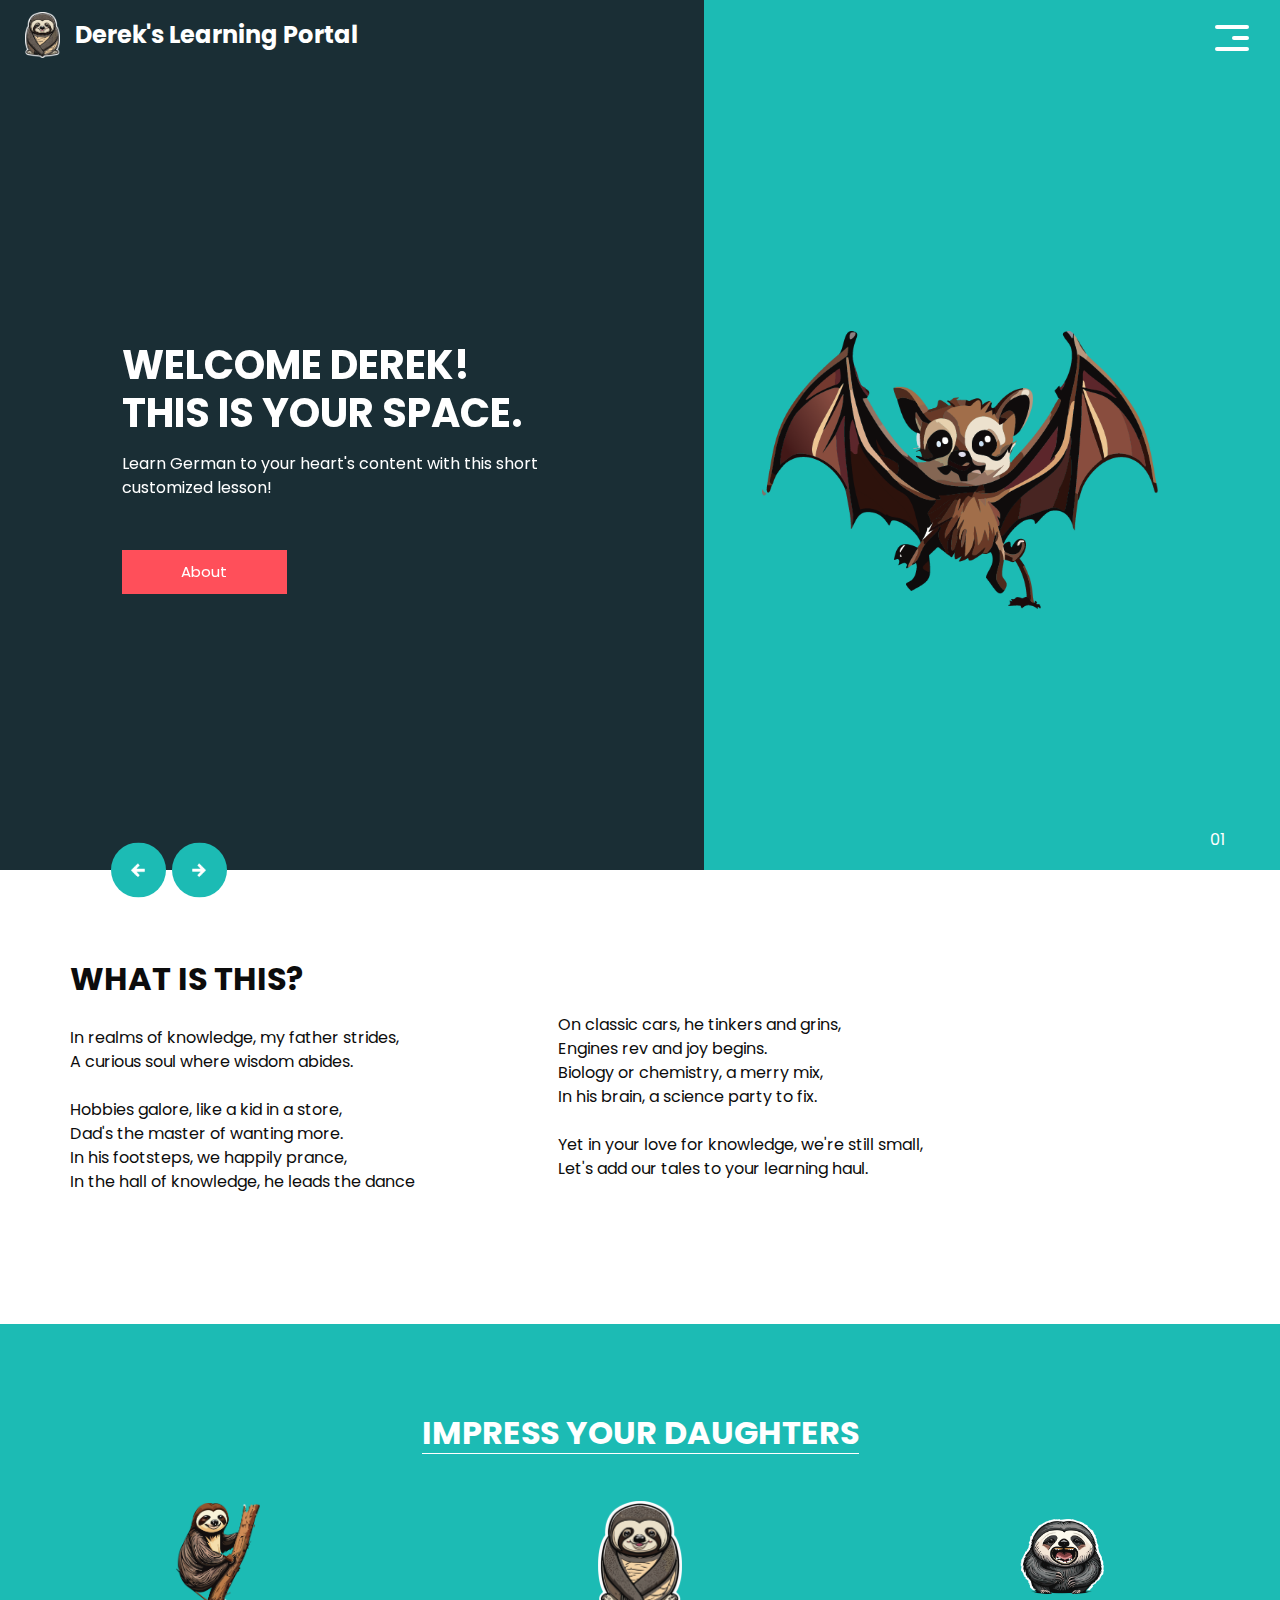
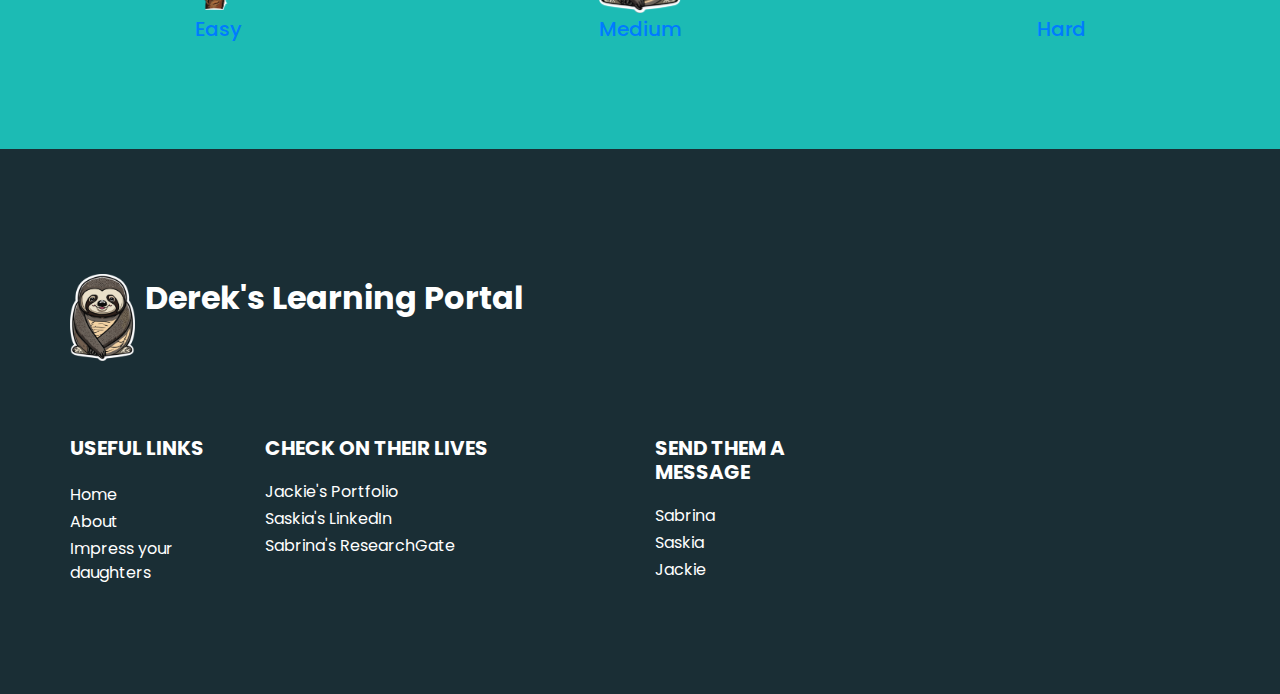
<file: index.html>
<!DOCTYPE html>
<html>

<head>
  <!-- Basic -->
  <meta charset="utf-8" />
  <meta http-equiv="X-UA-Compatible" content="IE=edge" />
  <!-- Mobile Metas -->
  <meta name="viewport" content="width=device-width, initial-scale=1, shrink-to-fit=no" />
  <!-- Site Metas -->
  <meta name="keywords" content="" />
  <meta name="description" content="" />
  <meta name="author" content="" />

  <title>Derek's Learning Portal</title>

  <!-- bootstrap core css -->
  <link rel="stylesheet" type="text/css" href="css/bootstrap.css" />

  <link href="https://fonts.googleapis.com/css?family=Poppins:400,700&display=swap" rel="stylesheet">
  <!-- Custom styles for this template -->
  <link href="css/style.css" rel="stylesheet" />
  <!-- responsive style -->
  <link href="css/responsive.css" rel="stylesheet" />
</head>

<body>
  <div class="hero_area">
    <!-- header section strats -->
    <header class="header_section">
      <div class="container-fluid">
        <nav class="navbar navbar-expand-lg custom_nav-container">
          <a class="navbar-brand" href="index.html">
            <img src="images/logo.png" alt="" />
            <span style="margin-left: 10px;">
               Derek's Learning Portal
            </span>
          </a>
          <button class="navbar-toggler" type="button" data-toggle="collapse" data-target="#navbarSupportedContent" aria-controls="navbarSupportedContent" aria-expanded="false" aria-label="Toggle navigation">
            <span class="navbar-toggler-icon"></span>
          </button>

          <div class="collapse navbar-collapse" id="navbarSupportedContent">
            <ul class="navbar-nav  ">
              <li class="nav-item active">
                <a class="nav-link" href="index.html">Home <span class="sr-only">(current)</span></a>
              </li>
              <li class="nav-item">
                <a class="nav-link" href="about.html"> About</a>
              </li>
              <li class="nav-item">
                <a class="nav-link" href="lessons.html"> Impress your daughters </a>
              </li>
            </ul>
          </div>
          <div>
            <div class="custom_menu-btn ">
              <button>
                <span class=" s-1">

                </span>
                <span class="s-2">

                </span>
                <span class="s-3">

                </span>
              </button>
            </div>
          </div>

        </nav>
      </div>
    </header>
    <!-- end header section -->
    <!-- slider section -->
    <section class="slider_section ">
      <div class="carousel_btn-container">
        <a class="carousel-control-prev" href="#carouselExampleIndicators" role="button" data-slide="prev">
          <span class="sr-only">Previous</span>
        </a>
        <a class="carousel-control-next" href="#carouselExampleIndicators" role="button" data-slide="next">
          <span class="sr-only">Next</span>
        </a>
      </div>
      <div id="carouselExampleIndicators" class="carousel slide" data-ride="carousel">
        <ol class="carousel-indicators">
          <li data-target="#carouselExampleIndicators" data-slide-to="0" class="active">01</li>
          <li data-target="#carouselExampleIndicators" data-slide-to="1">02</li>
          <li data-target="#carouselExampleIndicators" data-slide-to="2">03</li>
        </ol>
        <div class="carousel-inner">
          <div class="carousel-item active">
            <div class="container-fluid">
              <div class="row">
                <div class="col-md-5 offset-md-1">
                  <div class="detail-box">
                    <h1>
                      Welcome Derek! <br>
                      This is your space.
                    </h1>
                    <p>
                      Learn German to your heart's content with this short customized lesson!
                    </p>
                    <div class="btn-box">
                      <a href="about.html" class="btn-1">
                        About
                      </a>
                    </div>
                  </div>
                </div>
                <div class="offset-md-1 col-md-4 img-container">
                  <div class="img-box">
                    <img src="images/bat.png" alt="">
                  </div>
                </div>
              </div>
            </div>
          </div>
          <div class="carousel-item ">
            <div class="container-fluid">
              <div class="row">
                <div class="col-md-5 offset-md-1">
                  <div class="detail-box">
                    <h1>
                      I made this site <br> to show you how <br> amazing you are
                    </h1>
                    <p>
                      You blow us away with how much you love to learn and grow. Now blow us away by learning literally anything about us. 
                    </p>
                    <div class="btn-box">
                      <a href="about.html" class="btn-1">
                        About
                      </a>
                    </div>
                  </div>
                </div>
                <div class="offset-md-1 col-md-4 img-container">
                  <div class="img-box">
                    <img src="images/slider-img.png" alt="">
                  </div>
                </div>
              </div>
            </div>
          </div>
        </div>

    </section>
    <!-- end slider section -->
  </div>


  <!-- experience section -->

  <section class="experience_section layout_padding">
    <div class="container">
      <div class="row">



        <div class="col-md-5">
          <div class="detail-box">
            <div class="heading_container">
          <h2>
            What is this? 
          </h2>
                        </div>
                        <p>
                          In realms of knowledge, my father strides, <br>
                          A curious soul where wisdom abides. <br> <br>
                          
                          Hobbies galore, like a kid in a store,<br>
                          Dad's the master of wanting more.<br>
                          In his footsteps, we happily prance,<br>
                          In the hall of knowledge, he leads the dance<br> <br>
                        </p>
                        </div>


        </div>
        <div class="col-md-7">
          <div class="detail-box">
            <div class="heading_container">
                          On classic cars, he tinkers and grins, <br>
                          Engines rev and joy begins.<br>
                          Biology or chemistry, a merry mix,<br>
                          In his brain, a science party to fix.<br> <br>


                          Yet in your love for knowledge, we're still small, <br>
                          Let's add our tales to your learning haul.


            </p>
            
          </div>
        </div>



      </div>
    </div>
  </section>

  <!-- end experience section -->

  <!-- category section -->

  <section class="category_section layout_padding">
    <div class="container">
      <div class="heading_container">
        <h2>
          Impress your daughters
        </h2>
      </div>
      <div class="category_container">
        <div class="box"><a href="lessons.html#easy">
          <div class="img-box">
            <img src="images/slider-img.png" alt="" style="max-width: 70%;">
          </div>
          <div class="detail-box">
            <h5>
              Easy
            </h5>
          </div></a>
        </div>
        <div class="box"><a href="lessons.html#medium">
          <div class="img-box">
            <img src="images/logo.png" alt="" style="max-width: 70%;">
          </div>
          <div class="detail-box">
            <h5>
              Medium
            </h5>
          </div></a>
        </div>
        <div class="box"><a href="lessons.html#hard">
          <div class="img-box">
            <img src="images/angry_hard.png" alt="" style="max-width: 70%;">
          </div>
          <div class="detail-box">
            <h5>
              Hard
            </h5>
          </div></a>
        </div>
      </div>
    </div>
  </section>


  <!-- end category section -->





  <!-- info section -->

  <section class="info_section ">
    <div class="info_container layout_padding-top">
      <div class="container">
        <div class="info_top">
          <div class="info_logo">
            <img src="images/logo.png" alt="" />
            <span style="margin-left: 10px;">
              Derek's Learning Portal
            </span>
          </div>
          <div class="social_box">
            
          </div>
        </div>

        <div class="info_main">
          <div class="row">
            <div class="col-md-3 col-lg-2">
              <div class="info_link-box">
                <h5>
                  Useful Links
                </h5>
                <ul>
                  <li class=" active">
                    <a class="" href="index.html">Home <span class="sr-only">(current)</span></a>
                  </li>
                  <li class="">
                    <a class="" href="about.html">About </a>
                  </li>
                  <li class="">
                    <a class="" href="lessons.html">Impress your daughters </a>
                  </li>
                </ul>
              </div>
            </div>
            <div class="col-md-3 ">
              <h5>
                Check on their lives
              </h5>
              <ul>
              <li class="">
                <a class="" href="https://jackie-hen.github.io/portfolio/port_index.html">Jackie's Portfolio </a>
              </li>
              <li class="">
                <a class="" href="https://www.linkedin.com/in/saskiahennecke">Saskia's LinkedIn</a>
              </li>
              <li class="">
                <a class="" href="https://www.researchgate.net/profile/Sabrina-Hennecke">Sabrina's ResearchGate </a>
              </li>
            </ul>
            </div>

            <div class="col-md-3 col-lg-2 offset-lg-1">
              <h5>
                Send them a message
              </h5>
              <ul>
                
                <li class="">
                  <a class="" href="https://www.instagram.com/sabrinahennecke/">Sabrina </a>
                </li>
                <li class="">
                  <a class="" href="https://www.instagram.com/saskia_4/">Saskia </a>
                </li>
                <li class="">
                  <a class="" href="https://www.instagram.com/jacqueline.hen/">Jackie </a>
                </li>
              </ul>
             
            </div>

          </div>
        </div>
        <div class="row">
          <div class="col-lg-9 col-md-10 mx-auto">
            <div class="info_contact layout_padding2">
              <div class="row">
                <div class="col-md-3">
                  
                    
                    <div class="detail-box">
                     
                    </div>
                  </a>
                </div>
                
              </div>
            </div>
          </div>
        </div>

      </div>
    </div>
  </section>

  <!-- end info section -->



  <script src="js/jquery-3.4.1.min.js"></script>
  <script src="js/bootstrap.js"></script>
  <script src="js/custom.js"></script>


</body>
</body>

</html>
</file>
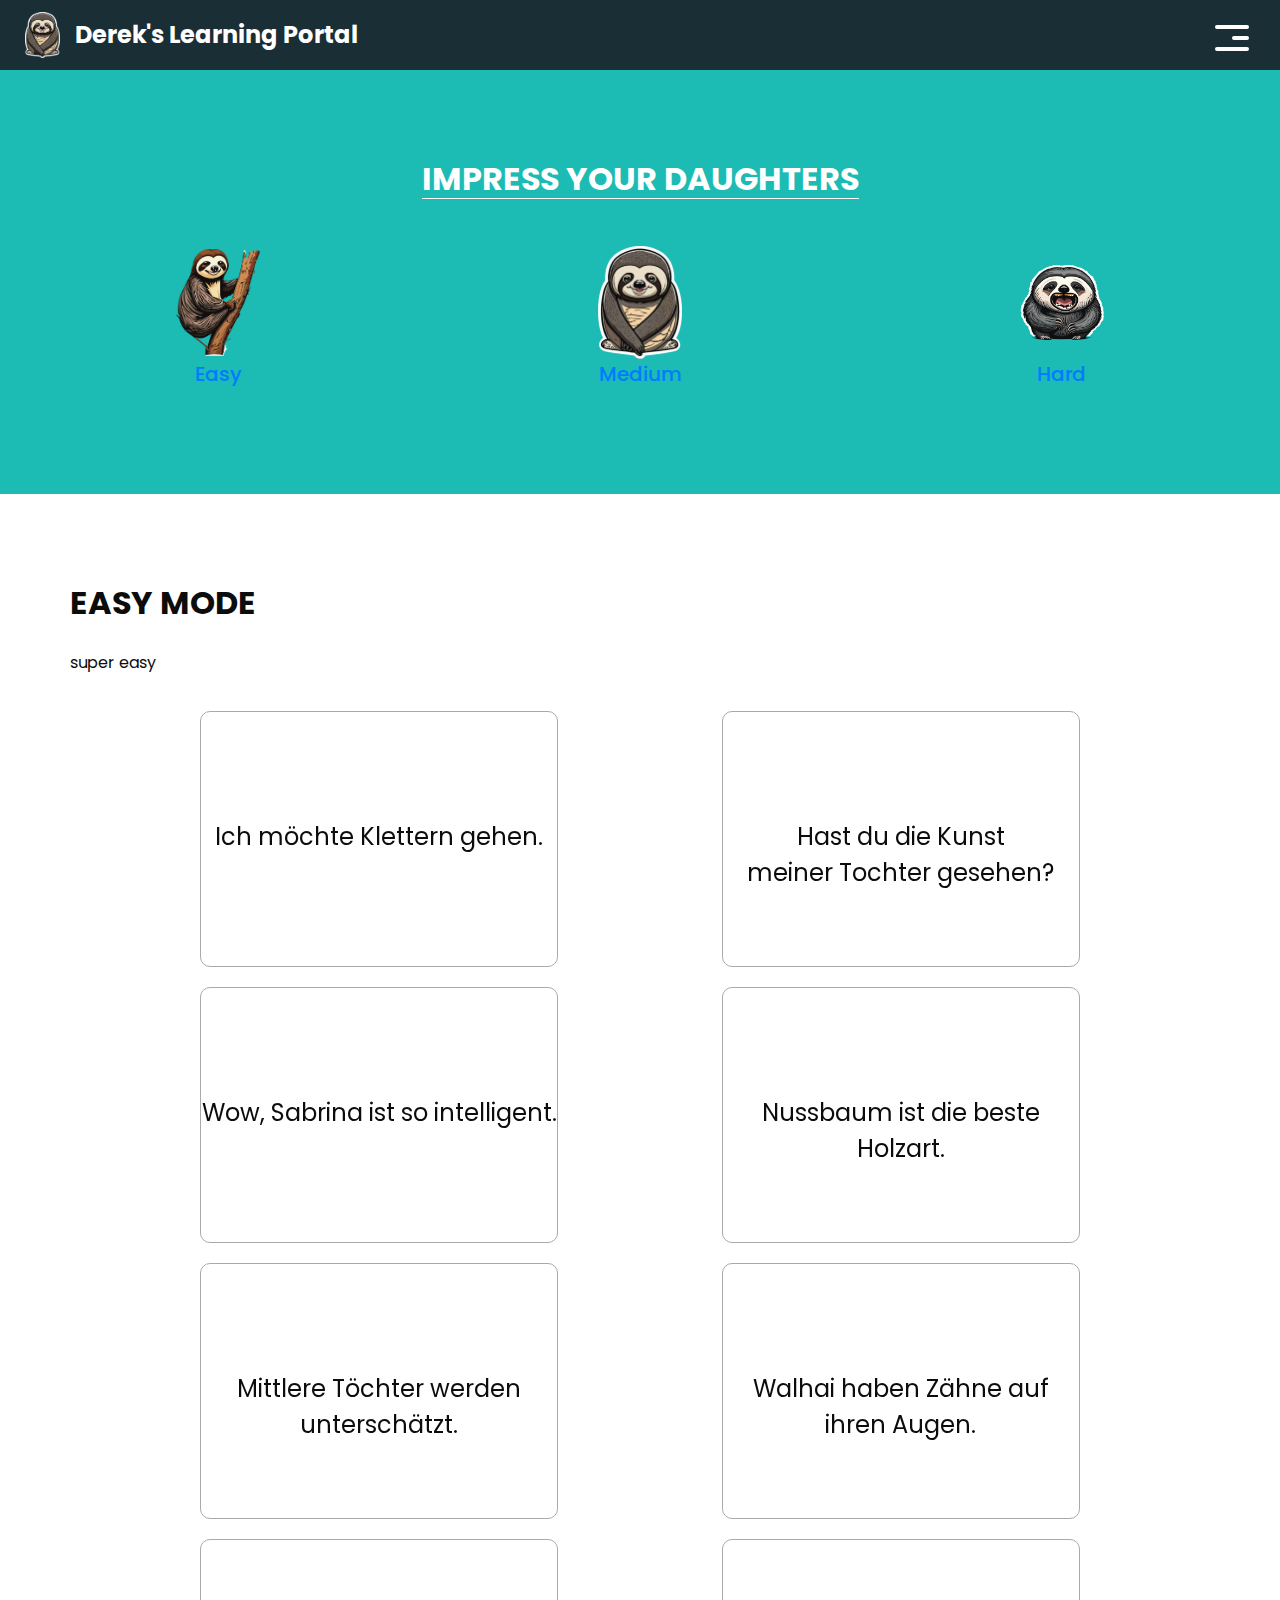
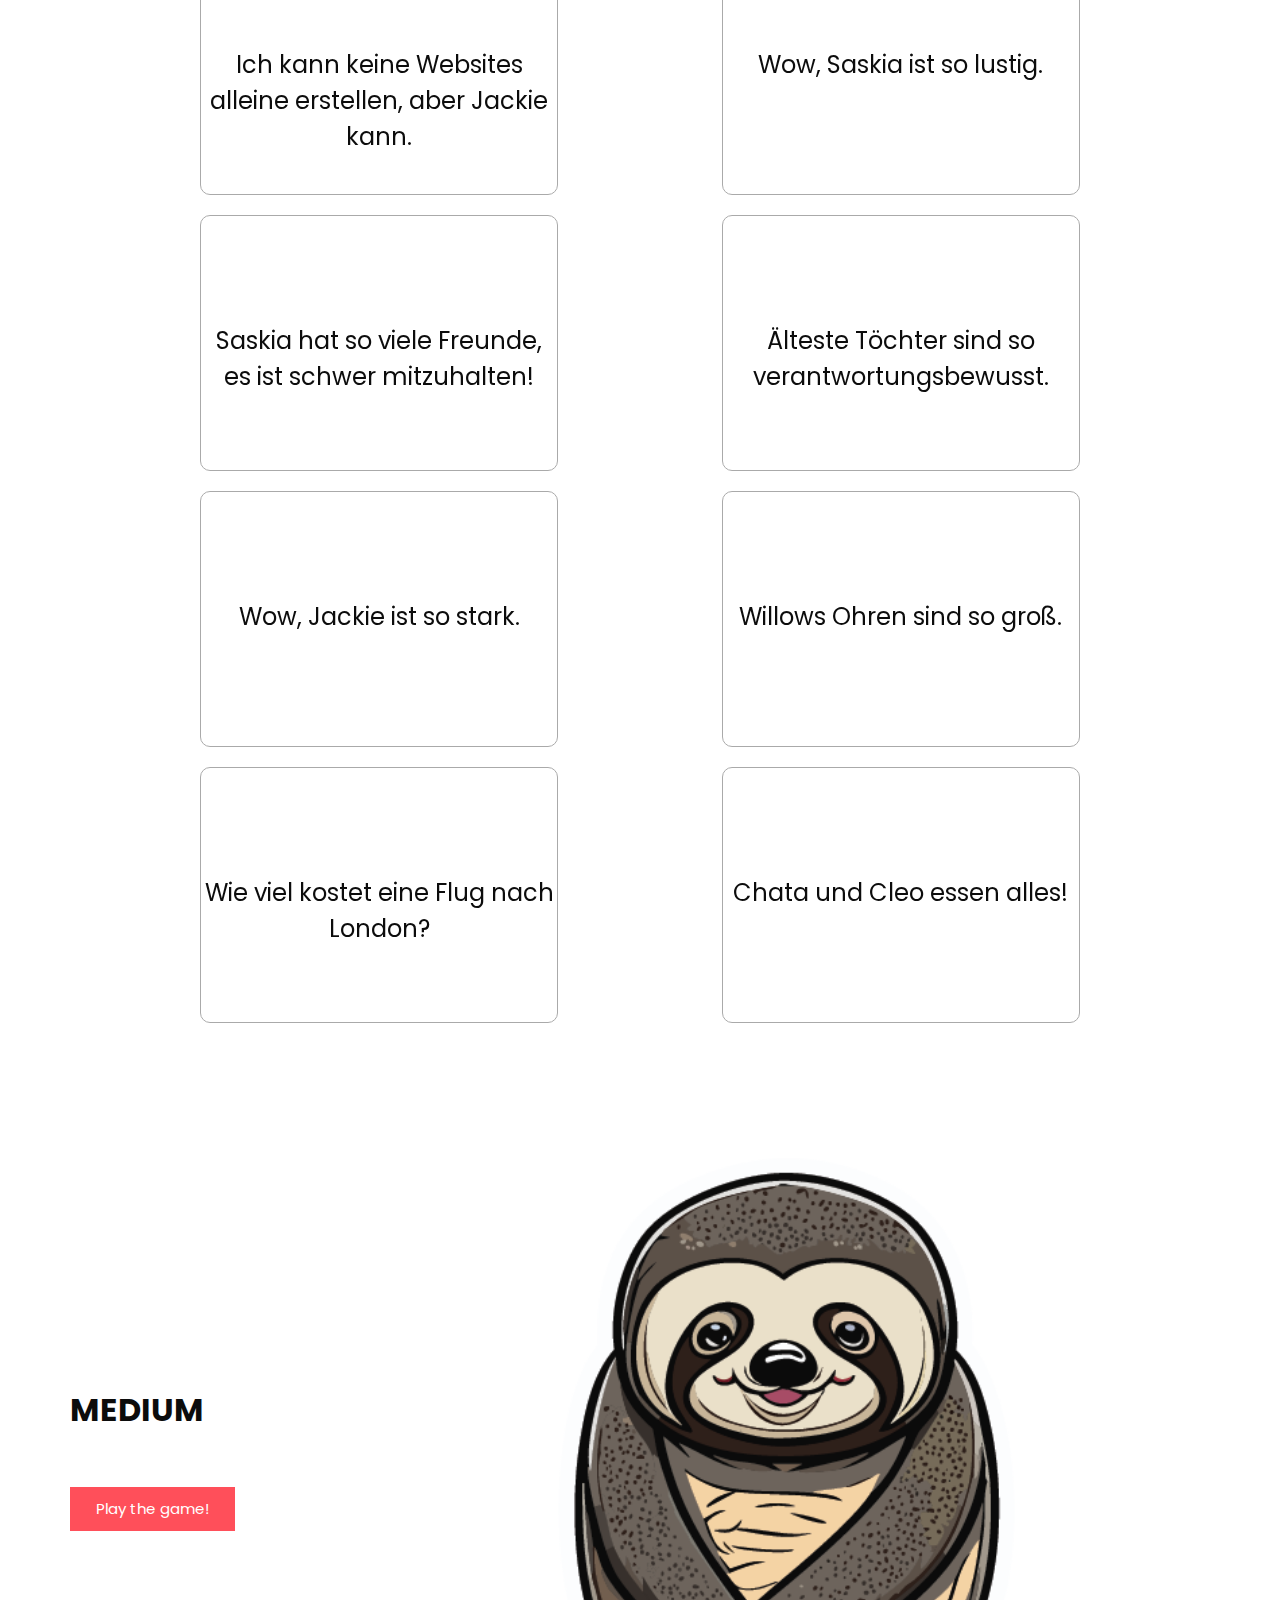
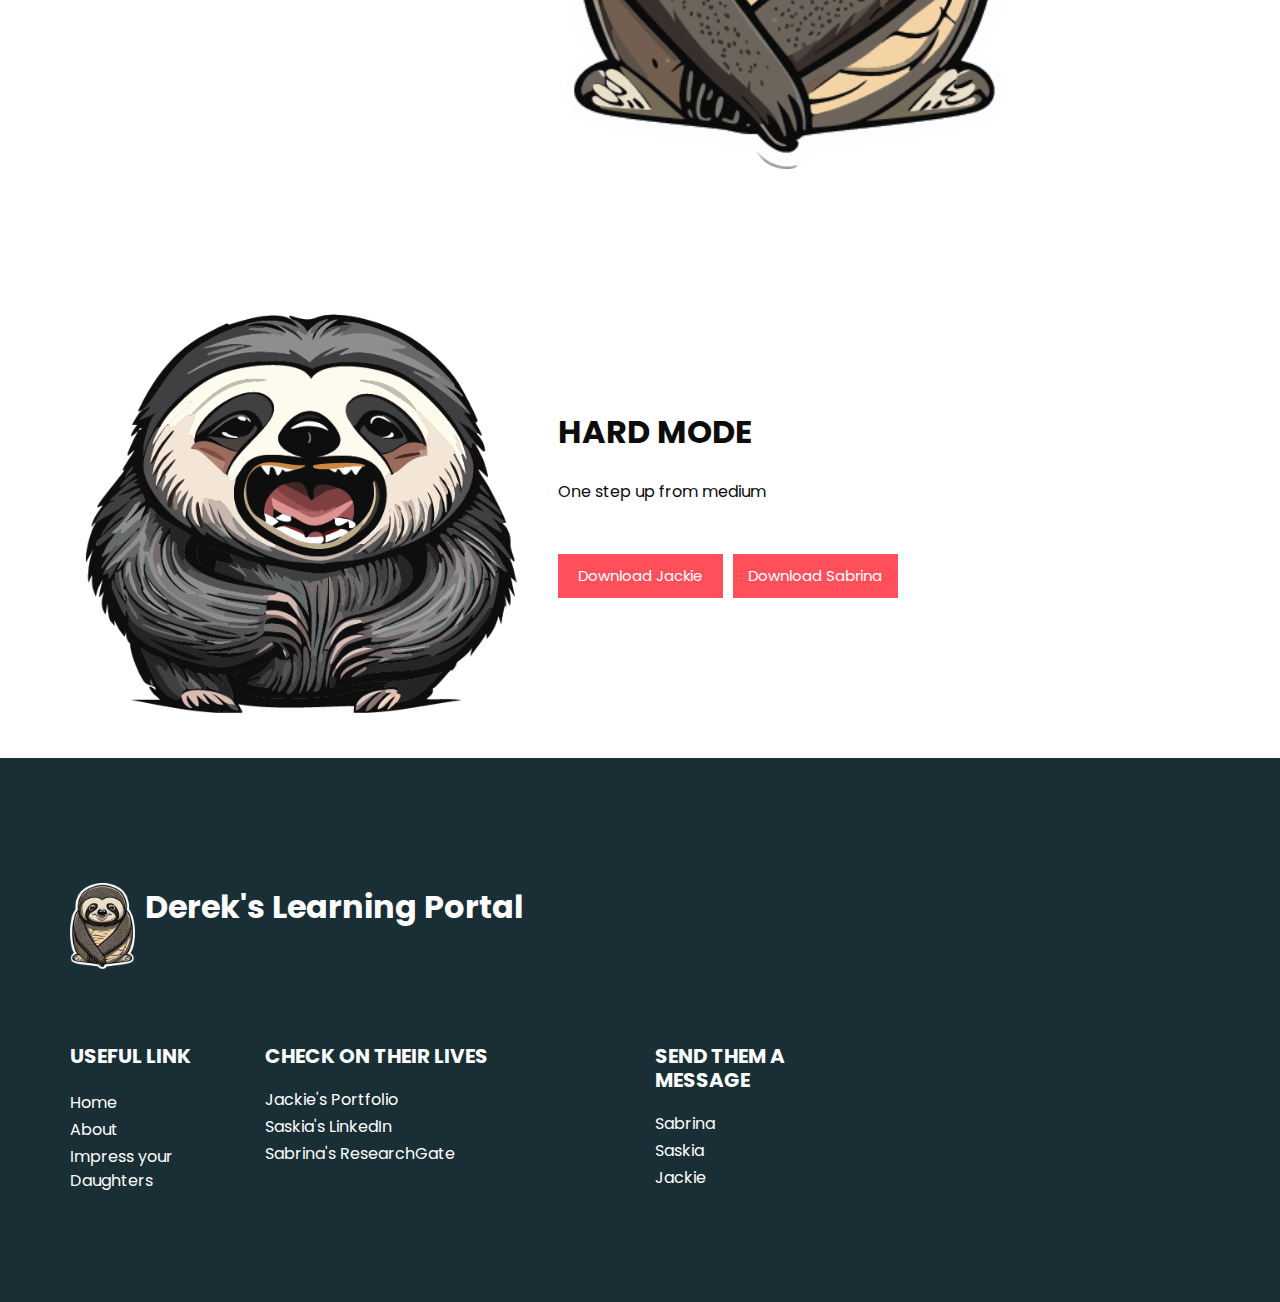
<file: lessons.html>
<!DOCTYPE html>
<html>

<head>
  <!-- Basic -->
  <meta charset="utf-8" />
  <meta http-equiv="X-UA-Compatible" content="IE=edge" />
  <!-- Mobile Metas -->
  <meta name="viewport" content="width=device-width, initial-scale=1, shrink-to-fit=no" />
  <!-- Site Metas -->
  <meta name="keywords" content="" />
  <meta name="description" content="" />
  <meta name="author" content="" />

  <title>Lessons</title>

  <!-- bootstrap core css -->
  <link rel="stylesheet" type="text/css" href="css/bootstrap.css" />

  <link href="https://fonts.googleapis.com/css?family=Poppins:400,700&display=swap" rel="stylesheet">
  <!-- Custom styles for this template -->
  <link href="css/style.css" rel="stylesheet" />
  <!-- responsive style -->
  <link href="css/responsive.css" rel="stylesheet" />
</head>

<body class="sub_page">
  <div class="hero_area">
    <!-- header section strats -->
    <header class="header_section">
      <div class="container-fluid">
        <nav class="navbar navbar-expand-lg custom_nav-container">
          <a class="navbar-brand" href="index.html">
            <img src="images/logo.png" alt="" />
            <span style="margin-left: 10px;">
              Derek's Learning Portal
            </span>
          </a>
          <button class="navbar-toggler" type="button" data-toggle="collapse" data-target="#navbarSupportedContent" aria-controls="navbarSupportedContent" aria-expanded="false" aria-label="Toggle navigation">
            <span class="navbar-toggler-icon"></span>
          </button>

          <div class="collapse navbar-collapse" id="navbarSupportedContent">
            <ul class="navbar-nav  ">
              <li class="nav-item ">
                <a class="nav-link" href="index.html">Home <span class="sr-only">(current)</span></a>
              </li>
              <li class="nav-item">
                <a class="nav-link" href="about.html"> About</a>
              </li>
              <li class="nav-item active">
                <a class="nav-link" href="lessons.html"> Impress your Daughters </a>
              </li>
            </ul>
            
          </div>
          <div>
            <div class="custom_menu-btn ">
              <button>
                <span class=" s-1">

                </span>
                <span class="s-2">

                </span>
                <span class="s-3">

                </span>
              </button>
            </div>
          </div>

        </nav>
      </div>
    </header>
    <!-- end header section -->
  </div>

  <!-- category section -->

  <section class="category_section layout_padding">
    <div class="container">
      <div class="heading_container">
        <h2>
          Impress your Daughters
        </h2>
      </div>
      <div class="category_container">
        <div class="box"> <a href="#easy">
          <div class="img-box">
            <img src="images/slider-img.png" alt="" style="max-width: 70%;">
          </div>
          <div class="detail-box">
            <h5>
              Easy
            </h5>
          </div></a>
        </div>
        <div class="box"><a href="#medium">
          <div class="img-box">
            <img src="images/logo.png" alt="" style="max-width: 70%;">
          </div>
          <div class="detail-box">
            <h5>
              Medium
            </h5>
          </div></a>
        </div>
        <div class="box"><a href="#hard">
          <div class="img-box">
            <img src="images/angry_hard.png" alt="" style="max-width: 70%;">
          </div>
          <div class="detail-box">
            <h5>
              Hard
            </h5>
          </div></a>
        </div>
      </div>
    </div>
  </section>
  <!-- end category section -->



 <!-- easy section -->

 <section class="experience_section layout_padding-top layout_padding2-bottom" id="easy">
  <div class="container">
    <div class="row">
      <div class="col-md-7">
        <div class="detail-box">
          <div class="heading_container">
            <h2>
             Easy mode
            </h2>
          </div>
          <p> super easy
          </p>
          
        </div>
      </div>

    </div>
  </div>
  

  <div class="flashcard-container" style="float: right;">
    <div class="flashcard">
      <div class="question">
        <div class="content">
          Hast du die Kunst <br>meiner Tochter gesehen?
        </div>
      </div>
      <div class="answer">
        <div class="content">
          Have you seen my daughter's art?
        </div>
      </div>
    </div>
  </div>
  
  <div class="flashcard-container">
    <div class="flashcard">
      <div class="question">
        <div class="content">
          Ich möchte Klettern gehen.
        </div>
      </div>
      <div class="answer">
        <div class="content">
          I want to go rock climbing.
        </div>
      </div>
    </div>
  </div>

  

  <div class="flashcard-container" style="float: right;">
    <div class="flashcard">
      <div class="question">
        <div class="content">
          Nussbaum ist die beste Holzart.
        </div>
      </div>
      <div class="answer">
        <div class="content">
          Walnut is the best type of wood.
        </div>
      </div>
    </div>
  </div>
  
  <div class="flashcard-container">
    <div class="flashcard">
      <div class="question">
        <div class="content">
          Wow, Sabrina ist so intelligent.
        </div>
      </div>
      <div class="answer">
        <div class="content">
          Wow, Sabrina is so smart.
        </div>
      </div>
    </div>
  </div>

  

  <div class="flashcard-container" style="float: right;">
    <div class="flashcard">
      <div class="question">
        <div class="content">
          Walhai haben Zähne auf ihren Augen.
        </div>
      </div>
      <div class="answer">
        <div class="content">
          Whale sharks have teeth on their eyes.
        </div>
      </div>
    </div>
  </div>
  
  <div class="flashcard-container">
    <div class="flashcard">
      <div class="question">
        <div class="content">
          Mittlere Töchter werden unterschätzt.
        </div>
      </div>
      <div class="answer">
        <div class="content">
         Middle daughters are underrated.
        </div>
      </div>
    </div>
  </div>

  

  <div class="flashcard-container" style="float: right;">
    <div class="flashcard">
      <div class="question">
        <div class="content">
          Wow, Saskia ist so lustig.
        </div>
      </div>
      <div class="answer">
        <div class="content">
          Wow, Saskia is so funny.
        </div>
      </div>
    </div>
  </div>
  
  <div class="flashcard-container">
    <div class="flashcard">
      <div class="question">
        <div class="content">
          Ich kann keine Websites alleine erstellen, aber Jackie kann.
        </div>
      </div>
      <div class="answer">
        <div class="content">
          I can not build websites by myself, but Jackie can.
        </div>
      </div>
    </div>
  </div>

  

  <div class="flashcard-container" style="float: right;">
    <div class="flashcard">
      <div class="question">
        <div class="content">
          Älteste Töchter sind so verantwortungsbewusst.
        </div>
      </div>
      <div class="answer">
        <div class="content">
          Eldest daughters are so responsible.
        </div>
      </div>
    </div>
  </div>
  
  <div class="flashcard-container">
    <div class="flashcard">
      <div class="question">
        <div class="content">
          Saskia hat so viele Freunde, <br>es ist schwer mitzuhalten!
        </div>
      </div>
      <div class="answer">
        <div class="content">
          Saskia has so many friends, it's hard to keep up!
        </div>
      </div>
    </div>
  </div>

  
  <div class="flashcard-container" style="float: right;">
    <div class="flashcard">
      <div class="question">
        <div class="content">
          Willows Ohren sind so groß.
        </div>
      </div>
      <div class="answer">
        <div class="content">
          Willow’s ears are so big.
        </div>
      </div>
    </div>
  </div>
  
  <div class="flashcard-container">
    <div class="flashcard">
      <div class="question">
        <div class="content">
          Wow, Jackie ist so stark.
        </div>
      </div>
      <div class="answer">
        <div class="content">
          Wow, Jackie is so strong.
        </div>
      </div>
    </div>
  </div>

  
  <div class="flashcard-container" style="float: right;">
    <div class="flashcard">
      <div class="question">
        <div class="content">
          Chata und Cleo essen alles!
        </div>
      </div>
      <div class="answer">
        <div class="content">
          Chata and Cleo eat everything!
        </div>
      </div>
    </div>
  </div>
  
  <div class="flashcard-container">
    <div class="flashcard">
      <div class="question">
        <div class="content">
          Wie viel kostet eine Flug nach London?
        </div>
      </div>
      <div class="answer">
        <div class="content">
          How much is a ticket to London?
        </div>
      </div>
    </div>
  </div>
</section>



 <!-- end easy section -->




 <!-- medium section -->

 <section class="experience_section layout_padding-top layout_padding2-bottom" id="medium">
  <div class="container">
    <div class="row">
      
      <div class="col-md-5">
        <div class="detail-box">
          <div class="heading_container">
            <h2>
             Medium
            </h2>
          </div>
          
          <div class="btn-box">
            <a href="medium.html" class="btn-1">
              Play the game!
            </a>
          </div>
        </div>
      </div>
      <div class="col-md-5">
        <div class="img-box">
          <img src="images/logo.png" alt="">
        </div>
      </div>
    </div>
  </div>
</section>

<!-- end medium section -->








 <!-- hard section -->

  <section class="experience_section layout_padding-top layout_padding2-bottom" id="hard">
    <div class="container">
      <div class="row">
        <div class="col-md-5">
          <div class="img-box">
            <img src="images/angry_hard.png" alt="">
          </div>
        </div>
        <div class="col-md-7">
          <div class="detail-box">
            <div class="heading_container">
              <h2>
               Hard mode
              </h2>
            </div>
            <p> One step up from medium
            </p>
            <div class="btn-box">
              <a href="german_dali_paper.pdf" class="btn-1">
                Download Jackie
              </a>
             
              <a href="german_sab.pdf" class="btn-1">
                Download Sabrina
              </a>
            </div>
          </div>
        </div>

      </div>
    </div>
  </section>

  <!-- end hard section -->


  <!-- info section -->

  <section class="info_section ">
    <div class="info_container layout_padding-top">
      <div class="container">
        <div class="info_top">
          <div class="info_logo">
            <img src="images/logo.png" alt="" />
            <span style="margin-left: 10px;">
              Derek's Learning Portal
            </span>
          </div>
          <div class="social_box">
            
          </div>
        </div>

        <div class="info_main">
          <div class="row">
            <div class="col-md-3 col-lg-2">
              <div class="info_link-box">
                <h5>
                  Useful Link
                </h5>
                <ul>
                  <li class=" active">
                    <a class="" href="index.html">Home <span class="sr-only">(current)</span></a>
                  </li>
                  <li class="">
                    <a class="" href="about.html">About </a>
                  </li>
                  <li class="">
                    <a class="" href="lessons.html">Impress your Daughters </a>
                  </li>
                </ul>
              </div>
            </div>
            <div class="col-md-3 ">
              <h5>
                Check on their lives
              </h5>
              <ul>
              <li class="">
                <a class="" href="https://jackie-hen.github.io/portfolio/port_index.html">Jackie's Portfolio </a>
              </li>
              <li class="">
                <a class="" href="https://www.linkedin.com/in/saskiahennecke">Saskia's LinkedIn</a>
              </li>
              <li class="">
                <a class="" href="https://www.researchgate.net/profile/Sabrina-Hennecke">Sabrina's ResearchGate </a>
              </li>
            </ul>
            </div>

            <div class="col-md-3 col-lg-2 offset-lg-1">
              <h5>
                Send them a message
              </h5>
              <ul>
                
                <li class="">
                  <a class="" href="https://www.instagram.com/sabrinahennecke/">Sabrina </a>
                </li>
                <li class="">
                  <a class="" href="https://www.instagram.com/saskia_4/">Saskia </a>
                </li>
                <li class="">
                  <a class="" href="https://www.instagram.com/jacqueline.hen/">Jackie </a>
                </li>
              </ul>
             
            </div>

            
          </div>
        </div><div class="row">
          <div class="col-lg-9 col-md-10 mx-auto">
            <div class="info_contact layout_padding2">
              <div class="row">
                <div class="col-md-3">
                  
                    
                    <div class="detail-box">
                     
                    </div>
                  </a>
                </div>
                
              </div>
            </div>
          </div>
        </div>

      </div>
    </div>
  </section>


  <!-- end info section -->



  <script src="js/jquery-3.4.1.min.js"></script>
  <script src="js/bootstrap.js"></script>
  <script src="js/custom.js"></script>

</body>
</body>

</html>
</file>
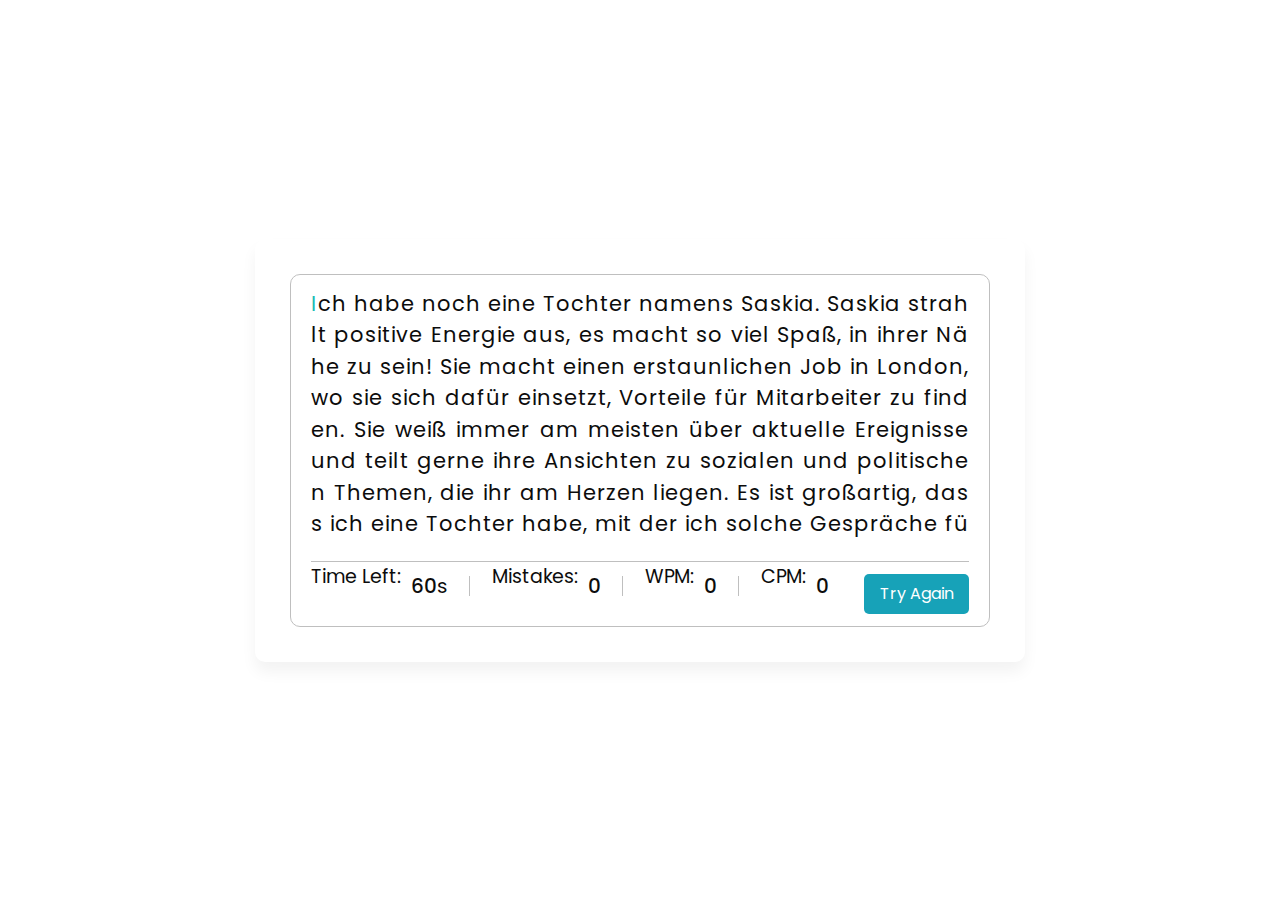
<file: medium.html>
<!DOCTYPE html>
<!-- Coding By CodingNepal - youtube.com/codingnepal -->
<html lang="en" dir="ltr">
<style>
  /* Import Google Font - Poppins */
@import url('https://fonts.googleapis.com/css2?family=Poppins:wght@400;500;600;700&display=swap');
*{
  margin: 0;
  padding: 0;
  box-sizing: border-box;
  font-family: 'Poppins', sans-serif;
}
body{
  display: flex;
  padding: 0 10px;
  align-items: center;
  justify-content: center;
  min-height: 100vh;
  background: #1cbbb4;
}
::selection{
  color: #fff;
  background: #1cbbb4;
}
.wrapper{
  width: 770px;
  padding: 35px;
  background: #fff;
  border-radius: 10px;
  box-shadow: 0 10px 15px rgba(0,0,0,0.05);
}
.wrapper .input-field{
  opacity: 0;
  z-index: -999;
  position: absolute;
}
.wrapper .content-box{
  padding: 13px 20px 0;
  border-radius: 10px;
  border: 1px solid #bfbfbf;
}
.content-box .typing-text{
  overflow: hidden;
  max-height: 256px;
}
.typing-text::-webkit-scrollbar{
  width: 0;
}
.typing-text p{
  font-size: 21px;
  text-align: justify;
  letter-spacing: 1px;
  word-break: break-all;
}
.typing-text p span{
  position: relative;
}
.typing-text p span.correct{
  color: #56964f;
}
.typing-text p span.incorrect{
  color: #cb3439;
  outline: 1px solid #fff;
  background: #ffc0cb;
  border-radius: 4px;
}
.typing-text p span.active{
  color: #1cbbb4;
}
.typing-text p span.active::before{
  position: absolute;
  content: "";
  height: 2px;
  width: 100%;
  bottom: 0;
  left: 0;
  opacity: 0;
  border-radius: 5px;
  background: #17A2B8;
  animation: blink 1s ease-in-out infinite;
}
@keyframes blink{
  50%{ 
    opacity: 1; 
  }
}
.content-box .content{
  margin-top: 17px;
  display: flex;
  padding: 12px 0;
  flex-wrap: wrap;
  align-items: center;
  justify-content: space-between;
  border-top: 1px solid #bfbfbf;
}
.content button{
  outline: none;
  border: none;
  width: 105px;
  color: #fff;
  padding: 8px 0;
  font-size: 16px;
  cursor: pointer;
  border-radius: 5px;
  background: #17A2B8;
  transition: transform 0.3s ease;
}
.content button:active{
  transform: scale(0.97);
}
.content .result-details{
  display: flex;
  flex-wrap: wrap;
  align-items: center;
  width: calc(100% - 140px);
  justify-content: space-between;
}
.result-details li{
  display: flex;
  height: 20px;
  list-style: none;
  position: relative;
  align-items: center;
}
.result-details li:not(:first-child){
  padding-left: 22px;
  border-left: 1px solid #bfbfbf;
}
.result-details li p{
  font-size: 19px;
}
.result-details li span{
  display: block;
  font-size: 20px;
  margin-left: 10px;
}
li span b{
  font-weight: 500;
}
li:not(:first-child) span{
  font-weight: 500;
}
@media (max-width: 745px) {
  .wrapper{
    padding: 20px;
  }
  .content-box .content{
    padding: 20px 0;
  }
  .content-box .typing-text{
    max-height: 100%;
  }
  .typing-text p{
    font-size: 19px;
    text-align: left;
  }
  .content button{
    width: 100%;
    font-size: 15px;
    padding: 10px 0;
    margin-top: 20px;
  }
  .content .result-details{
    width: 100%;
  }
  .result-details li:not(:first-child){
    border-left: 0;
    padding: 0;
  }
  .result-details li p, 
  .result-details li span{
    font-size: 17px;
  }
}
@media (max-width: 518px) {
  .wrapper .content-box{
    padding: 10px 15px 0;
  }
  .typing-text p{
    font-size: 18px;
  }
  .result-details li{
    margin-bottom: 10px;
  }
  .content button{
    margin-top: 10px;
  }
}
</style>
  <head>
    <meta charset="utf-8">  
    <title>Medium</title>
    <link rel="stylesheet" type="text/css" href="css/bootstrap.css" />

  <link href="https://fonts.googleapis.com/css?family=Poppins:400,700&display=swap" rel="stylesheet">
  <!-- Custom styles for this template -->
  <link href="css/style.css" rel="stylesheet" />
  <!-- responsive style -->
  <link href="css/responsive.css" rel="stylesheet" />


    <meta name="viewport" content="width=device-width, initial-scale=1.0">
  </head>

  <body>

    
    <div class="wrapper">
      <input type="text" class="input-field">
      <div class="content-box">
        <div class="typing-text">
          <p></p>
        </div>
        <div class="content">
          <ul class="result-details">
            <li class="time">
              <p>Time Left:</p>
              <span><b>60</b>s</span>
            </li>
            <li class="mistake">
              <p>Mistakes:</p>
              <span>0</span>
            </li>
            <li class="wpm">
              <p>WPM:</p>
              <span>0</span>
            </li>
            <li class="cpm">
              <p>CPM:</p>
              <span>0</span>
            </li>
          </ul>
          <button>Try Again</button>
        </div>
      </div>
    </div>

    
    <script src="js/paragraphs.js"></script>
    <script src="js/script.js"></script>
  

    
  </body>
</html>
</file>
<file: css/style.css>
body {
  font-family: 'Poppins', sans-serif;
  color: #0c0c0c;
  background-color: #ffffff;
}

.layout_padding {
  padding-top: 90px;
  padding-bottom: 90px;
}

.layout_padding2 {
  padding: 45px 0;
}

.layout_padding2-top {
  padding-top: 45px;
  padding-bottom: 45px;
}

.layout_padding2-bottom {
  padding-bottom: 45px;
}

.layout_padding-top {
  padding-top: 90px;
}

.layout_padding-bottom {
  padding-bottom: 90px;
}

.heading_container {
  display: -webkit-box;
  display: -ms-flexbox;
  display: flex;
}

.heading_container h2 {
  font-weight: bold;
  text-transform: uppercase;
}

/*header section*/
.hero_area {
  height: calc(100vh - 30px);
  background: -webkit-gradient(linear, left top, right top, color-stop(55%, #1a2e35), color-stop(55%, #1cbbb4));
  background: linear-gradient(to right, #1a2e35 55%, #1cbbb4 55%);
  display: -webkit-box;
  display: -ms-flexbox;
  display: flex;
  -webkit-box-orient: vertical;
  -webkit-box-direction: normal;
      -ms-flex-direction: column;
          flex-direction: column;
  position: relative;
}

.sub_page .hero_area {
  height: auto;
  background: none;
  background-color: #1a2e35;
}

.hero_area.sub_pages {
  height: auto;
}

.header_section {
  overflow-x: hidden;
}

.header_section .container-fluid {
  padding-right: 25px;
  padding-left: 25px;
}

.header_section .nav_container {
  margin: 0 auto;
}

.header_section .user_option {
  display: -webkit-box;
  display: -ms-flexbox;
  display: flex;
  -webkit-box-align: center;
      -ms-flex-align: center;
          align-items: center;
}

.header_section .user_option a {
  display: -webkit-box;
  display: -ms-flexbox;
  display: flex;
  color: #ffffff;
  -webkit-box-align: center;
      -ms-flex-align: center;
          align-items: center;
}

.header_section .user_option a img {
  min-width: 20px;
  height: 20px;
  margin-right: 5px;
}

.custom_nav-container.navbar-expand-lg .navbar-nav .nav-item .nav-link {
  padding: 10px 15px;
  color: #ffffff;
  text-align: center;
}

a,
a:hover,
a:focus {
  text-decoration: none;
}

a:hover,
a:focus {
  color: initial;
}

.btn,
.btn:focus {
  outline: none !important;
  -webkit-box-shadow: none;
          box-shadow: none;
}

.custom_nav-container .nav_search-btn {
  background-image: url(../images/search-icon.png);
  background-size: 17px;
  background-repeat: no-repeat;
  background-position-y: 7px;
  width: 35px;
  height: 35px;
  padding: 0;
  border: none;
}

.custom_nav-container form {
  padding-top: 7px;
}

.navbar-brand {
  margin-right: 5%;
  display: -webkit-box;
  display: -ms-flexbox;
  display: flex;
  -webkit-box-align: center;
      -ms-flex-align: center;
          align-items: center;
}

.navbar-brand img {
  width: 35px;
  margin-right: 5px;
}

.navbar-brand span {
  font-weight: bold;
  color: #ffffff;
  font-size: 24px;
}

.custom_nav-container {
  z-index: 99999;
  padding: 0;
  height: 70px;
}

.custom_nav-container .navbar-toggler {
  outline: none;
}

.custom_nav-container .navbar-toggler .navbar-toggler-icon {
  background-image: url(../images/menu.png);
  background-size: 30px;
  width: 32px;
  height: 32px;
}

.lg_toggl-btn {
  background-color: transparent;
  border: none;
  outline: none;
  width: 56px;
  height: 40px;
  cursor: pointer;
}

.lg_toggl-btn:focus {
  outline: none;
}

.login_btn-container {
  padding-top: 30px;
}

.login_btn-container a {
  color: #1cbbb4;
  text-transform: uppercase;
}

/*end header section*/
/* slider section */
.slider_section {
  -webkit-box-flex: 1;
      -ms-flex: 1;
          flex: 1;
  display: -webkit-box;
  display: -ms-flexbox;
  display: flex;
  -webkit-box-align: center;
      -ms-flex-align: center;
          align-items: center;
  position: relative;
}

.slider_section .row {
  -webkit-box-align: center;
      -ms-flex-align: center;
          align-items: center;
}

.slider_section .row > div {
  position: unset;
}

.slider_section .detail-box h1 {
  color: #ffffff;
  font-weight: bold;
  text-transform: uppercase;
}

.slider_section .detail-box p {
  color: #ffffff;
  margin-top: 15px;
}

.slider_section .detail-box .btn-box {
  display: -webkit-box;
  display: -ms-flexbox;
  display: flex;
  -ms-flex-wrap: wrap;
      flex-wrap: wrap;
  margin: 45px -5px 0 -5px;
}

.slider_section .detail-box .btn-box a {
  text-align: center;
  width: 165px;
  font-size: 15px;
  margin: 5px;
}

.slider_section .detail-box .btn-box .btn-1 {
  display: inline-block;
  padding: 10px 0;
  background-color: #ff4f5a;
  color: #ffffff;
  -webkit-transition: all 0.3s;
  transition: all 0.3s;
  border: 1px solid transparent;
  border-radius: 0;
}

.slider_section .detail-box .btn-box .btn-1:hover {
  background-color: transparent;
  border-color: #ff4f5a;
  color: #ff4f5a;
}

.slider_section .detail-box .btn-box .btn-2 {
  display: inline-block;
  padding: 10px 0;
  background-color: #ffffff;
  color: #252525;
  -webkit-transition: all 0.3s;
  transition: all 0.3s;
  border: 1px solid transparent;
  border-radius: 0;
}

.slider_section .detail-box .btn-box .btn-2:hover {
  background-color: transparent;
  border-color: #ffffff;
  color: #ffffff;
}

.slider_section .img-container .img-box img {
  width: 100%;
}

.slider_section #carouselExampleIndicators {
  position: unset;
  width: 100%;
}

.slider_section .carousel_btn-container {
  width: 120px;
  position: absolute;
  bottom: 0;
  display: -webkit-box;
  display: -ms-flexbox;
  display: flex;
  -webkit-box-pack: justify;
      -ms-flex-pack: justify;
          justify-content: space-between;
  left: 8.5%;
  z-index: 999;
  -webkit-transform: translateY(50%);
          transform: translateY(50%);
}

.slider_section .carousel_btn-container .carousel-control-prev,
.slider_section .carousel_btn-container .carousel-control-next {
  position: relative;
  width: 55px;
  height: 55px;
  border: none;
  border-radius: 100%;
  opacity: 1;
  background-repeat: no-repeat;
  background-size: 14px;
  background-position: center;
  background-color: #1cbbb4;
  margin: 2px;
}

.slider_section .carousel_btn-container .carousel-control-prev:hover,
.slider_section .carousel_btn-container .carousel-control-next:hover {
  background-color: #ff4f5a;
}

.slider_section .carousel_btn-container .carousel-control-prev {
  background-image: url(../images/prev.png);
}

.slider_section .carousel_btn-container .carousel-control-next {
  background-image: url(../images/next.png);
}

.slider_section ol.carousel-indicators {
  margin: 0;
  width: 75px;
  bottom: 45px;
  left: initial;
  right: 25px;
}

.slider_section ol.carousel-indicators li {
  border-radius: 100%;
  text-indent: 0px;
  text-align: center;
  line-height: 55px;
  color: #ffffff;
  background-color: transparent;
  opacity: 1;
  display: none;
}

.slider_section ol.carousel-indicators li.active {
  display: block;
}

.experience_section .row {
  -webkit-box-align: center;
      -ms-flex-align: center;
          align-items: center;
}

.experience_section .detail-box p {
  margin-top: 20px;
}

.experience_section .detail-box .btn-box {
  display: -webkit-box;
  display: -ms-flexbox;
  display: flex;
  -ms-flex-wrap: wrap;
      flex-wrap: wrap;
  margin: 45px -5px 0 -5px;
}

.experience_section .detail-box .btn-box a {
  text-align: center;
  width: 165px;
  font-size: 15px;
  margin: 5px;
}

.experience_section .detail-box .btn-box .btn-1 {
  display: inline-block;
  padding: 10px 0;
  background-color: #ff4f5a;
  color: #ffffff;
  -webkit-transition: all 0.3s;
  transition: all 0.3s;
  border: 1px solid transparent;
  border-radius: 0;
}

.experience_section .detail-box .btn-box .btn-1:hover {
  background-color: transparent;
  border-color: #ff4f5a;
  color: #ff4f5a;
}

.experience_section .detail-box .btn-box .btn-2 {
  display: inline-block;
  padding: 10px 0;
  background-color: #1a2e35;
  color: #ffffff;
  -webkit-transition: all 0.3s;
  transition: all 0.3s;
  border: 1px solid transparent;
  border-radius: 0;
}

.experience_section .detail-box .btn-box .btn-2:hover {
  background-color: transparent;
  border-color: #1a2e35;
  color: #1a2e35;
}

.experience_section .img-box img {
  width: 100%;
}

.category_section {
  background-color: #1cbbb4;
  color: #ffffff;
  text-align: center;
}

.category_section .heading_container {
  -webkit-box-pack: center;
      -ms-flex-pack: center;
          justify-content: center;
}

.category_section .heading_container h2 {
  border-bottom: 1px solid #ffffff;
}

.category_section .category_container {
  display: -webkit-box;
  display: -ms-flexbox;
  display: flex;
  -ms-flex-wrap: wrap;
      flex-wrap: wrap;
  -webkit-box-pack: justify;
      -ms-flex-pack: justify;
          justify-content: space-between;
  margin-top: 25px;
}

.category_section .category_container .box {
  display: -webkit-box;
  display: -ms-flexbox;
  display: flex;
  -webkit-box-orient: vertical;
  -webkit-box-direction: normal;
      -ms-flex-direction: column;
          flex-direction: column;
  -webkit-box-align: center;
      -ms-flex-align: center;
          align-items: center;
  margin: 10px 0;
  min-width: 130px;
  -ms-flex-preferred-size: 26%;
      flex-basis: 26%;
}

.category_section .category_container .box .img-box {
  width: 120px;
  height: 120px;
  display: -webkit-box;
  display: -ms-flexbox;
  display: flex;
  -webkit-box-pack: center;
      -ms-flex-pack: center;
          justify-content: center;
  -webkit-box-align: center;
      -ms-flex-align: center;
          align-items: center;
}

.about_section {
  text-align: center;
}

.about_section .img-box img {
  width: 100%;
}

.about_section .detail-box h2 {
  font-weight: bold;
  text-transform: uppercase;
}

.about_section .detail-box p {
  margin-top: 15px;
}

.about_section .detail-box a {
  display: inline-block;
  padding: 10px 45px;
  background-color: #ff4f5a;
  color: #ffffff;
  -webkit-transition: all 0.3s;
  transition: all 0.3s;
  border: 1px solid transparent;
  border-radius: 0;
  margin-top: 25px;
}

.about_section .detail-box a:hover {
  background-color: transparent;
  border-color: #ff4f5a;
  color: #ff4f5a;
}

.freelance_section .row {
  -webkit-box-align: center;
      -ms-flex-align: center;
          align-items: center;
}

.freelance_section .tab_container .t-link-box {
  margin: 25px 0;
  display: -webkit-box;
  display: -ms-flexbox;
  display: flex;
  -webkit-box-align: center;
      -ms-flex-align: center;
          align-items: center;
  cursor: pointer;
}

.freelance_section .tab_container .t-link-box .img-box {
  width: 90px;
  height: 90px;
  min-width: 90px;
  min-height: 90px;
  display: -webkit-box;
  display: -ms-flexbox;
  display: flex;
  -webkit-box-pack: center;
      -ms-flex-pack: center;
          justify-content: center;
  -webkit-box-align: center;
      -ms-flex-align: center;
          align-items: center;
  background-color: #1a2e35;
  border-radius: 100%;
  margin-right: 35px;
}

.freelance_section .tab_container .t-link-box .img-box img {
  width: auto;
  height: auto;
  max-width: 45px;
  max-height: 45px;
}

.freelance_section .tab_container .t-link-box .detail-box h5 {
  font-weight: bold;
  color: #ff4f5a;
}

.freelance_section .tab_container .t-link-box .detail-box h3 {
  font-weight: bold;
  color: #252525;
}

.freelance_section .tab_container .t-link-box[aria-expanded="true"] .img-box, .freelance_section .tab_container .t-link-box:hover .img-box {
  background-color: #1cbbb4;
}

.freelance_section .img-box img {
  width: 100%;
}

.client_section .heading_container {
  -webkit-box-pack: center;
      -ms-flex-pack: center;
          justify-content: center;
  margin-bottom: 25px;
}

.client_section .detail-box {
  text-align: center;
  margin: 25px 35px;
  padding: 45px 65px 35px 65px;
  -webkit-box-shadow: 0px 0px 20px 0 rgba(0, 0, 0, 0.2);
          box-shadow: 0px 0px 20px 0 rgba(0, 0, 0, 0.2);
}

.client_section .detail-box h4 {
  font-weight: bold;
}

.client_section .detail-box p {
  margin-top: 15px;
  margin-bottom: 25px;
}

.client_section .carousel-control-prev,
.client_section .carousel-control-next {
  top: 50%;
  width: 65px;
  height: 65px;
  border: none;
  border-radius: 100%;
  opacity: 1;
  background-repeat: no-repeat;
  background-size: 10px;
  background-position: center;
  background-color: #1a2e35;
  margin: 2px;
  -webkit-transform: translateY(-50%);
          transform: translateY(-50%);
}

.client_section .carousel-control-prev {
  background-image: url(../images/prev-angle.png);
}

.client_section .carousel-control-next {
  background-image: url(../images/next-angle.png);
}

/* info section */
.info_section {
  position: relative;
  background-color: #1a2e35;
  color: #ffffff;
}

.info_section .heading_container {
  margin-bottom: 45px;
}

.info_section h5 {
  text-transform: uppercase;
  font-weight: bold;
  margin-bottom: 20px;
}

.info_section .info_top {
  display: -webkit-box;
  display: -ms-flexbox;
  display: flex;
  -webkit-box-align: center;
      -ms-flex-align: center;
          align-items: center;
  -webkit-box-pack: justify;
      -ms-flex-pack: justify;
          justify-content: space-between;
  margin-top: 35px;
  margin-bottom: 75px;
}

.info_section .info_top .info_logo {
  display: -webkit-box;
  display: -ms-flexbox;
  display: flex;
}

.info_section .info_top .info_logo img {
  width: 65px;
}

.info_section .info_top .info_logo span {
  color: #ffffff;
  font-weight: bold;
  font-size: 32px;
}

.info_section .info_top .social_box {
  display: -webkit-box;
  display: -ms-flexbox;
  display: flex;
  -webkit-box-align: center;
      -ms-flex-align: center;
          align-items: center;
}

.info_section .info_top .social_box a {
  margin: 0 10px;
}

.info_section .info_top .social_box a img {
  width: auto;
  height: auto;
  max-width: 30px;
  max-height: 30px;
}

.info_section a {
  text-transform: none;
}

.info_section ul {
  padding: 0;
}

.info_section ul li {
  list-style-type: none;
  margin: 3px 0;
}

.info_section ul li a {
  color: #ffffff;
}

.info_section .info_link-box {
  display: -webkit-box;
  display: -ms-flexbox;
  display: flex;
  -webkit-box-orient: vertical;
  -webkit-box-direction: normal;
      -ms-flex-direction: column;
          flex-direction: column;
}

.info_section .info_form form input {
  outline: none;
  width: 100%;
  padding: 7px 10px;
}

.info_section .info_form form button {
  display: inline-block;
  padding: 8px 40px;
  background-color: #ff4f5a;
  color: #ffffff;
  -webkit-transition: all 0.3s;
  transition: all 0.3s;
  border: 1px solid transparent;
  border-radius: 0;
  border: 1.5px solid #ffffff;
  margin-top: 15px;
  text-transform: uppercase;
  font-size: 15px;
}

.info_section .info_form form button:hover {
  background-color: transparent;
  border-color: #ff4f5a;
  color: #ff4f5a;
}

.info_section .info_contact .link-box {
  display: -webkit-box;
  display: -ms-flexbox;
  display: flex;
  -webkit-box-align: center;
      -ms-flex-align: center;
          align-items: center;
  margin: 30px 0;
  color: #ffffff;
}

.info_section .info_contact .link-box .img-box {
  display: -webkit-box;
  display: -ms-flexbox;
  display: flex;
  -webkit-box-pack: center;
      -ms-flex-pack: center;
          justify-content: center;
  -webkit-box-align: center;
      -ms-flex-align: center;
          align-items: center;
  min-width: 45px;
  min-height: 45px;
  margin-right: 20px;
}

.info_section .info_contact .link-box .img-box img {
  width: auto;
  height: auto;
  max-width: 30px;
  max-height: 30px;
}

/* end info section */
/* footer section*/
.footer_section {
  display: -webkit-box;
  display: -ms-flexbox;
  display: flex;
  -webkit-box-orient: vertical;
  -webkit-box-direction: normal;
      -ms-flex-direction: column;
          flex-direction: column;
  -webkit-box-pack: center;
      -ms-flex-pack: center;
          justify-content: center;
  background-color: #fdfeff;
}

.footer_section p {
  color: #171717;
  margin: 0;
  padding: 25px 0 20px 0;
  margin: 0 auto;
  text-align: center;
}

.footer_section a {
  color: #171717;
}

/* end footer section*/
#navbarSupportedContent {
  -webkit-transform: translateX(100vw);
          transform: translateX(100vw);
  opacity: 0;
  -webkit-transition: all 0.3s ease-in;
  transition: all 0.3s ease-in;
  -webkit-box-pack: justify;
      -ms-flex-pack: justify;
          justify-content: space-between;
  -webkit-box-align: center;
      -ms-flex-align: center;
          align-items: center;
}

#navbarSupportedContent.lg_nav-toggle {
  -webkit-transform: translateX(0);
          transform: translateX(0);
  opacity: 1;
}

.custom_menu-btn button {
  margin-top: 12px;
  outline: none;
  border: none;
  background-color: transparent;
}

.custom_menu-btn button span {
  display: block;
  width: 34px;
  height: 4px;
  background-color: #fff;
  margin: 7px 0;
  -webkit-transition: all 0.3s;
  transition: all 0.3s;
  border-radius: 10px;
}

.custom_menu-btn .s-2 {
  -webkit-transition: all 0.1s;
  transition: all 0.1s;
  width: 17px;
  margin-left: auto;
}

.menu_btn-style button .s-1 {
  -webkit-transform: rotate(45deg) translate(8px, 8px);
          transform: rotate(45deg) translate(8px, 8px);
}

.menu_btn-style button .s-2 {
  -webkit-transform: translateX(100px);
          transform: translateX(100px);
}

.menu_btn-style button .s-3 {
  -webkit-transform: rotate(-45deg) translate(8px, -8px);
          transform: rotate(-45deg) translate(8px, -8px);
}
/*# sourceMappingURL=style.css.map */



.flashcard-container:hover .flashcard {
  transform: rotateY(180deg);
}

.flashcard-container, .question, .answer {
  width:28vw;
  height:20vw;
  margin-top: 20px;
  margin-left: 200px;
  margin-right: 200px;
}

.flashcard {
	transition: 0.5s;
	transform-style: preserve-3d;
}

.question {
	z-index: 5;
}

.answer {
	transform: rotateY(180deg);
}

.question, .answer{
  backface-visibility: hidden;
  border:1px solid #aaa;
  border-radius:10px 10px;
  margin:auto;
  text-align:center;
	position: absolute;
	top: 0;
	left: 0;
  
}
.content{
  padding-top:30%;
  font-size:18pt;
}
</file>
<file: css/responsive.css>
@media (max-width: 1120px) {}

@media (max-width: 992px) {
  .hero_area {
    height: auto;
  }

  #navbarSupportedContent {
    opacity: 1;
    transform: none;
    margin-top: 15px;
  }


  .navbar-toggler {
    padding: 0.25rem 0;
  }


  .header_section .user_option {
    display: none;
  }

  .custom_menu-btn {
    display: none;
  }

  .navbar-nav {
    align-items: center;
  }

  .custom_nav-container .navbar-toggler {
    margin-left: auto;
  }

  .custom_nav-container {
    padding: 15px 0;
    height: auto;
  }

  .slider_section {
    padding-top: 45px;
    padding-bottom: 120px;
  }

  .info_section .info_contact .link-box .img-box {
    margin-right: 8px;
  }

}

@media (max-width: 767px) {
  .hero_area {
    background: none;
    background-color: #1a2e35;
    /* background: linear-gradient(to bottom, #1a2e35 40%, #1cbbb4 40%); */
  }

  .slider_section {
    text-align: center;
    padding-bottom: 0;
  }

  .slider_section .detail-box {
    margin-bottom: 75px;
  }

  .slider_section .detail-box .btn-box {
    justify-content: center;
  }


  .img-container {
    padding: 0;
  }

  .slider_section .img-container .img-box {

    padding: 45px 0;
    background-color: #1cbbb4;
  }

  .experience_section .img-box {

    margin-bottom: 45px;

  }

  .category_section .category_container .box {
    flex-basis: 34%;
  }

  .client_section .detail-box {
    margin: 25px;
    padding: 45px 25px 35px 25px;
  }

  .client_section .carousel-control-prev,
  .client_section .carousel-control-next {
    top: 92%;
  }

  .info_section .info_top {

    flex-direction: column;

  }

  .info_section .info_top .social_box {
    margin-top: 35px;
  }

  .info_section .row>div {

    display: flex;
    flex-direction: column;
    align-items: center;
    text-align: center;
    margin-bottom: 25px;

  }

  .info_section .info_contact .link-box {
    margin: 0;
  }



}

@media (max-width: 576px) {
  .category_section .category_container {
    justify-content: center;
  }

  .category_section .category_container .box {
    flex-basis: 52%;
  }
}

@media (max-width: 480px) {}

@media (max-width: 420px) {
  .client_section .detail-box {
    margin: 25px 5px;
    box-shadow: 0px 0px 2px 0 rgba(0, 0, 0, 0.2);
  }

  .slider_section .carousel_btn-container {

    width: 100px;
  }

  .slider_section .carousel_btn-container .carousel-control-prev,
  .slider_section .carousel_btn-container .carousel-control-next {
    width: 45px;
    height: 45px;
    background-size: 12px;
  }

  .slider_section ol.carousel-indicators {
    right: 0;
  }

  .client_section .carousel-control-prev,
  .client_section .carousel-control-next {

    top: 95%;

  }


  .client_section .carousel-control-prev,
  .client_section .carousel-control-next {
    width: 50px;
    height: 50px;
    background-size: 8px;
  }

  .freelance_section .tab_container .t-link-box .detail-box h3 {
    font-size: 22px;
  }
}

@media (max-width: 360px) {}

@media (min-width: 1200px) {
  .container {
    max-width: 1170px;
  }
}
</file>
